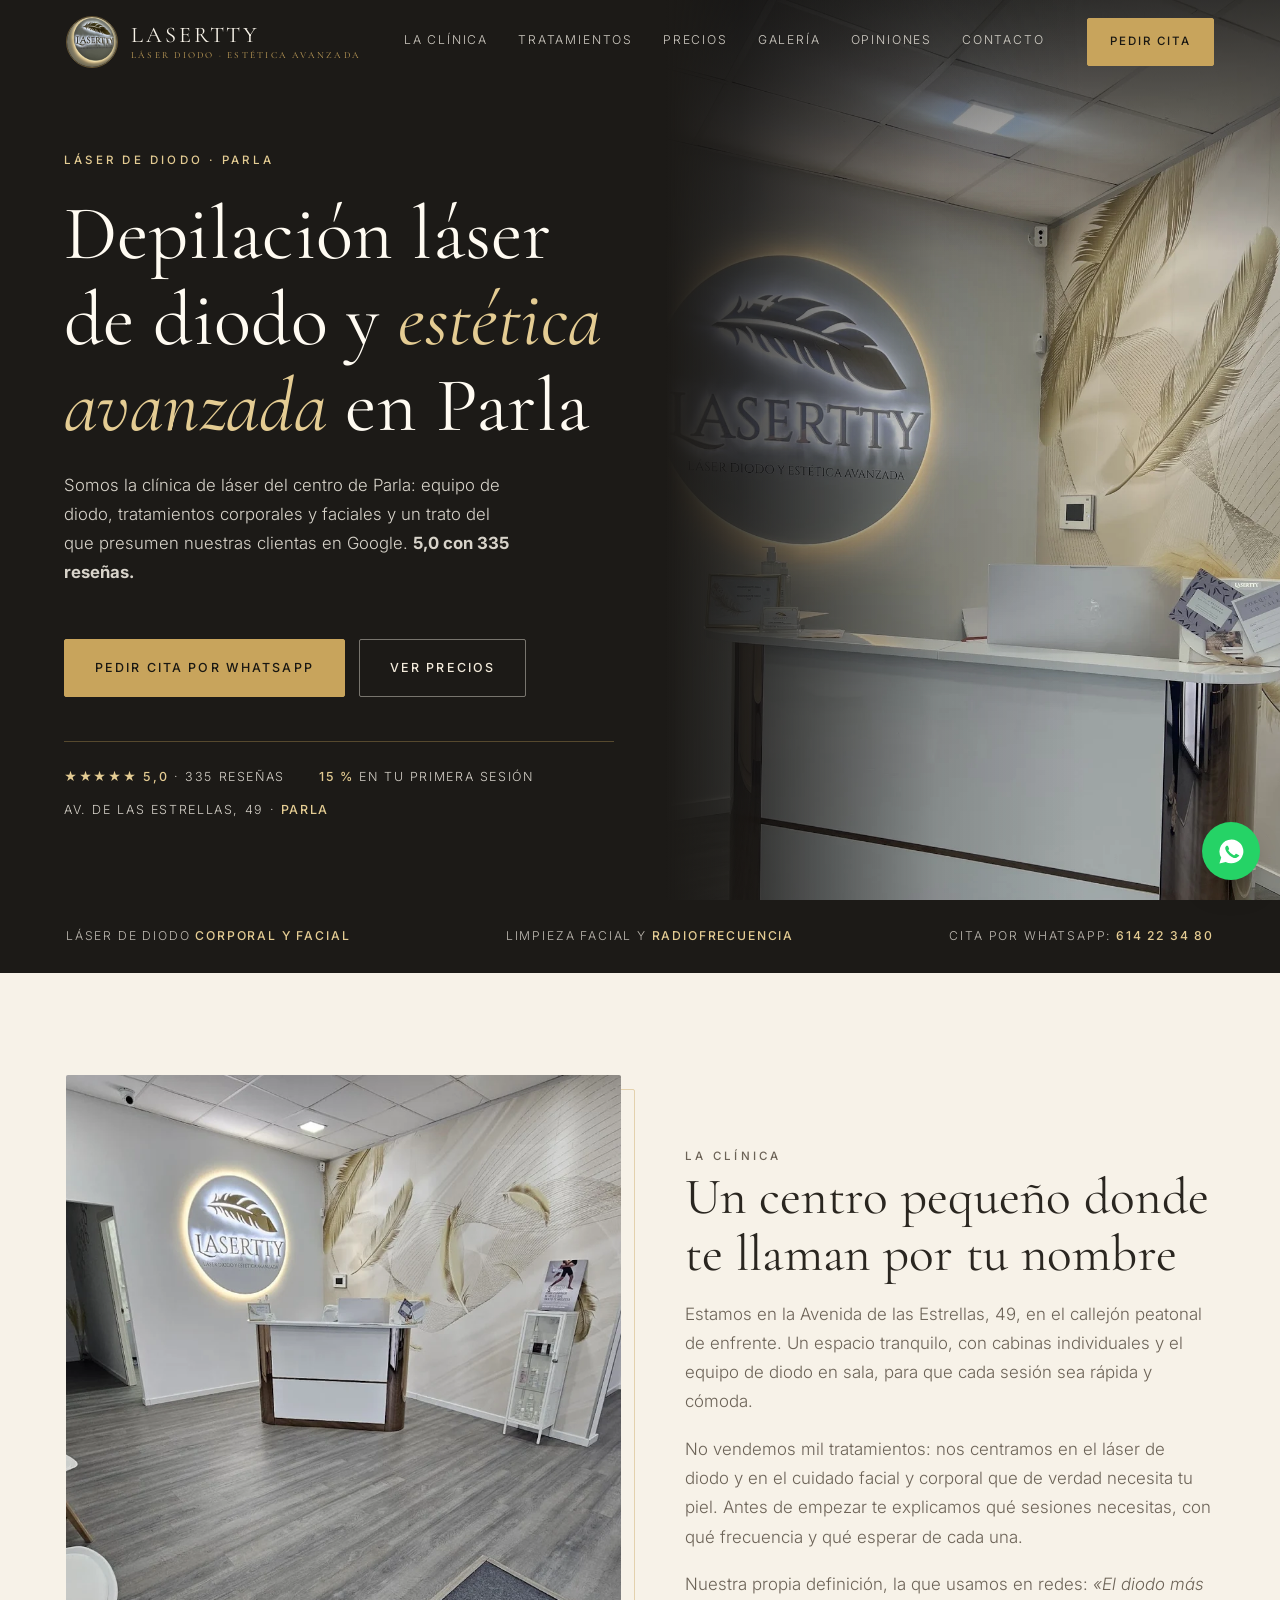
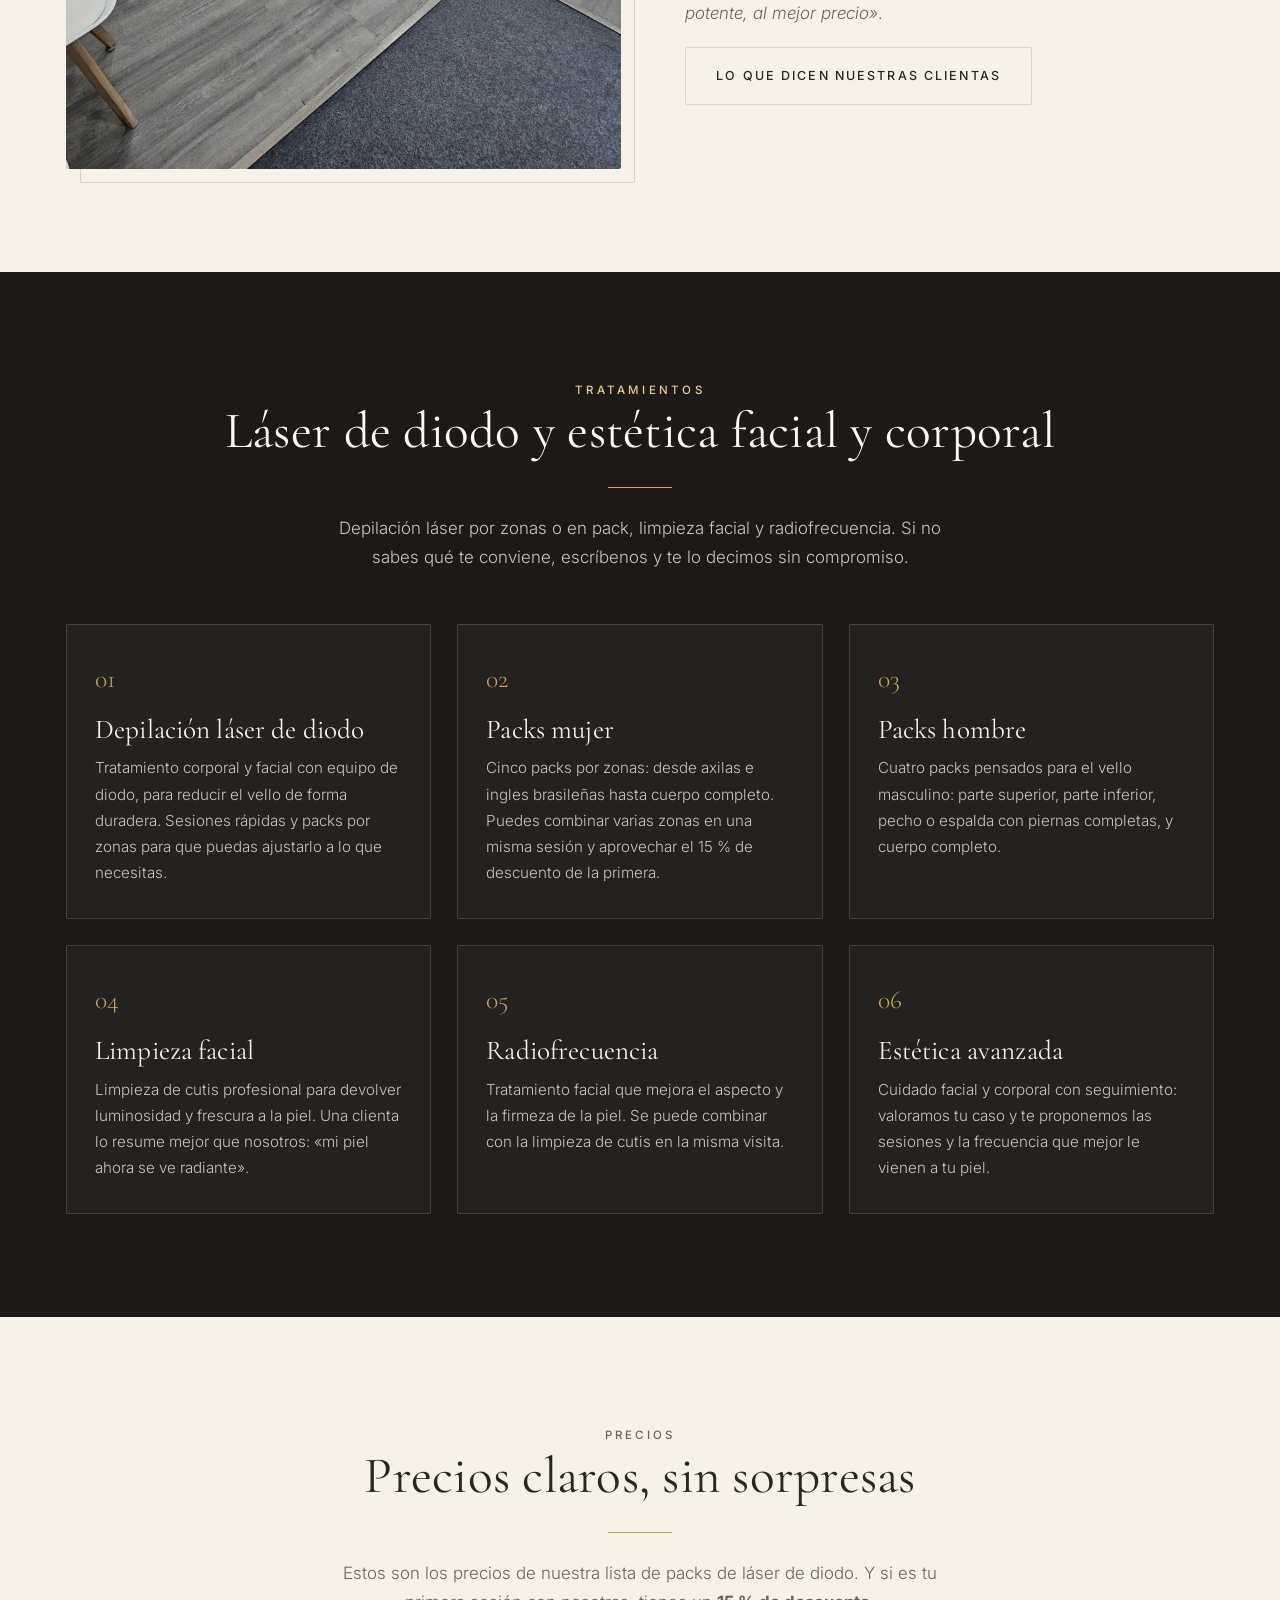
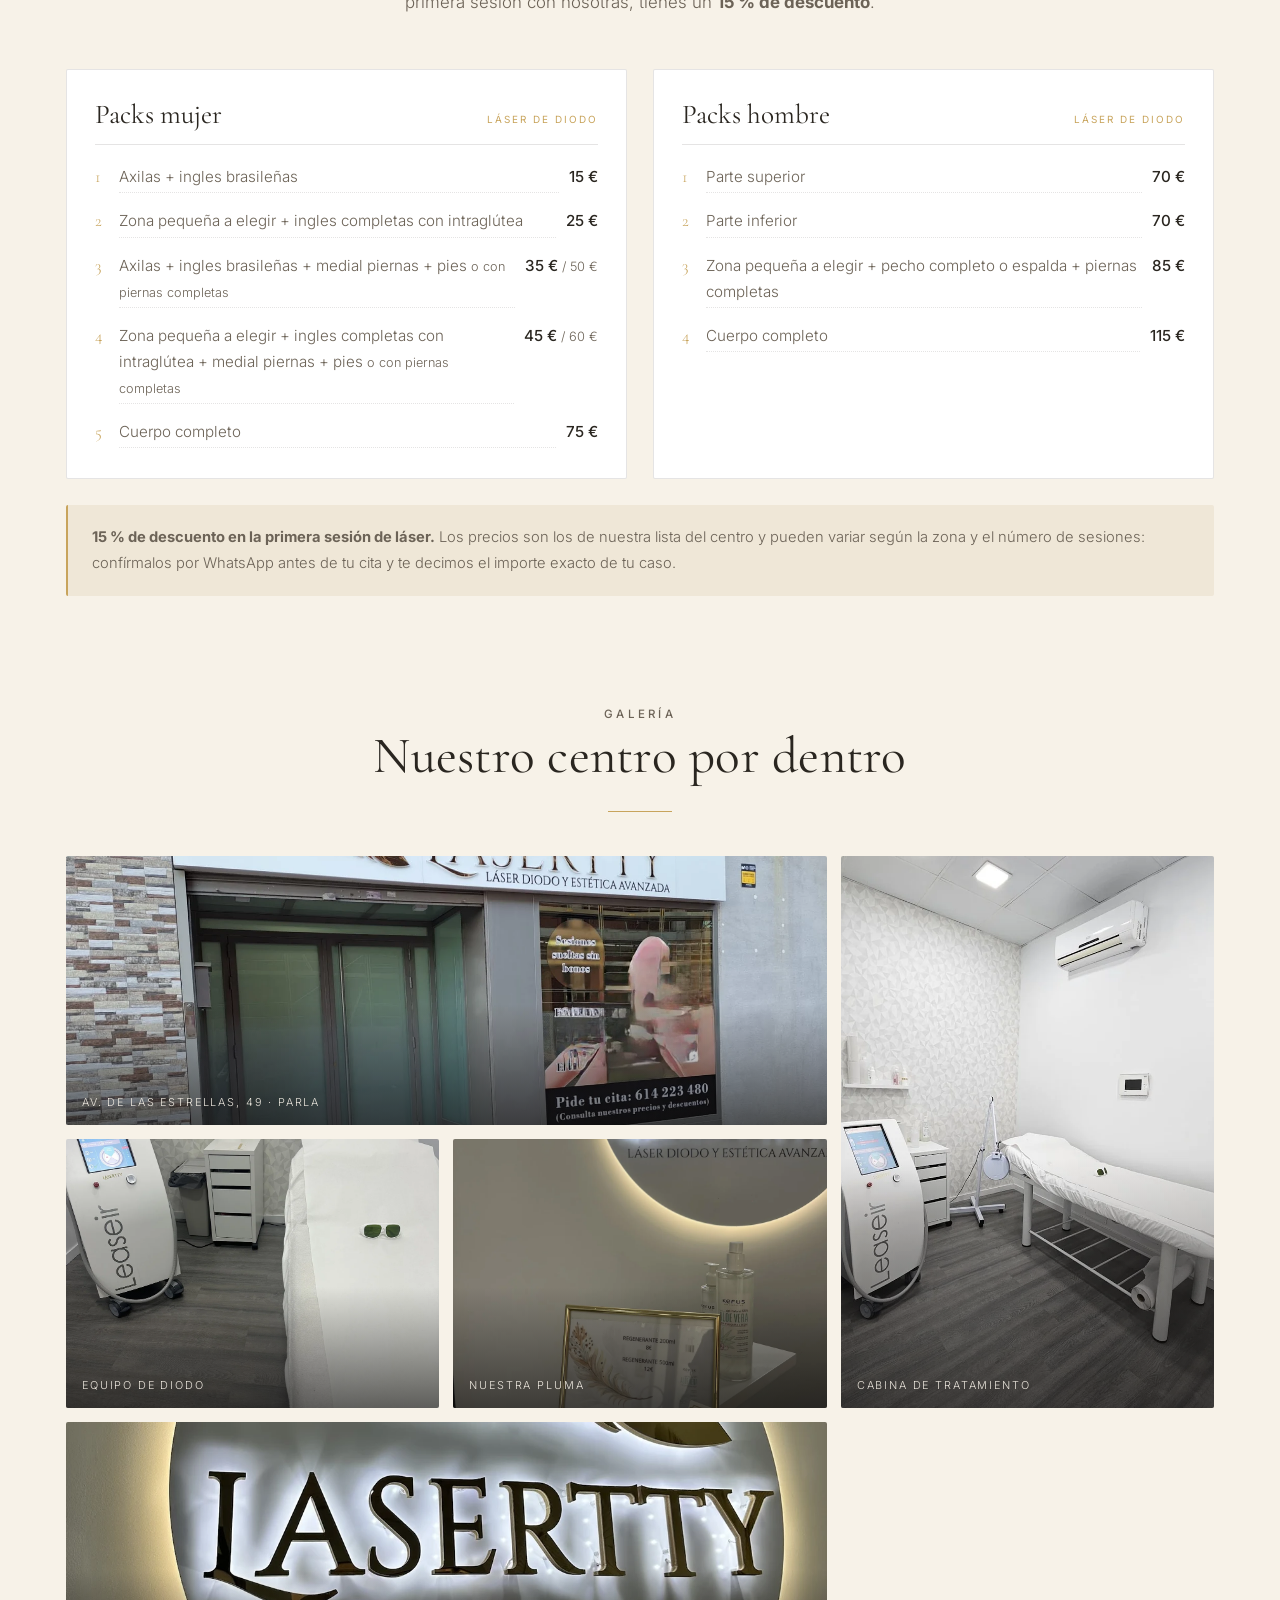
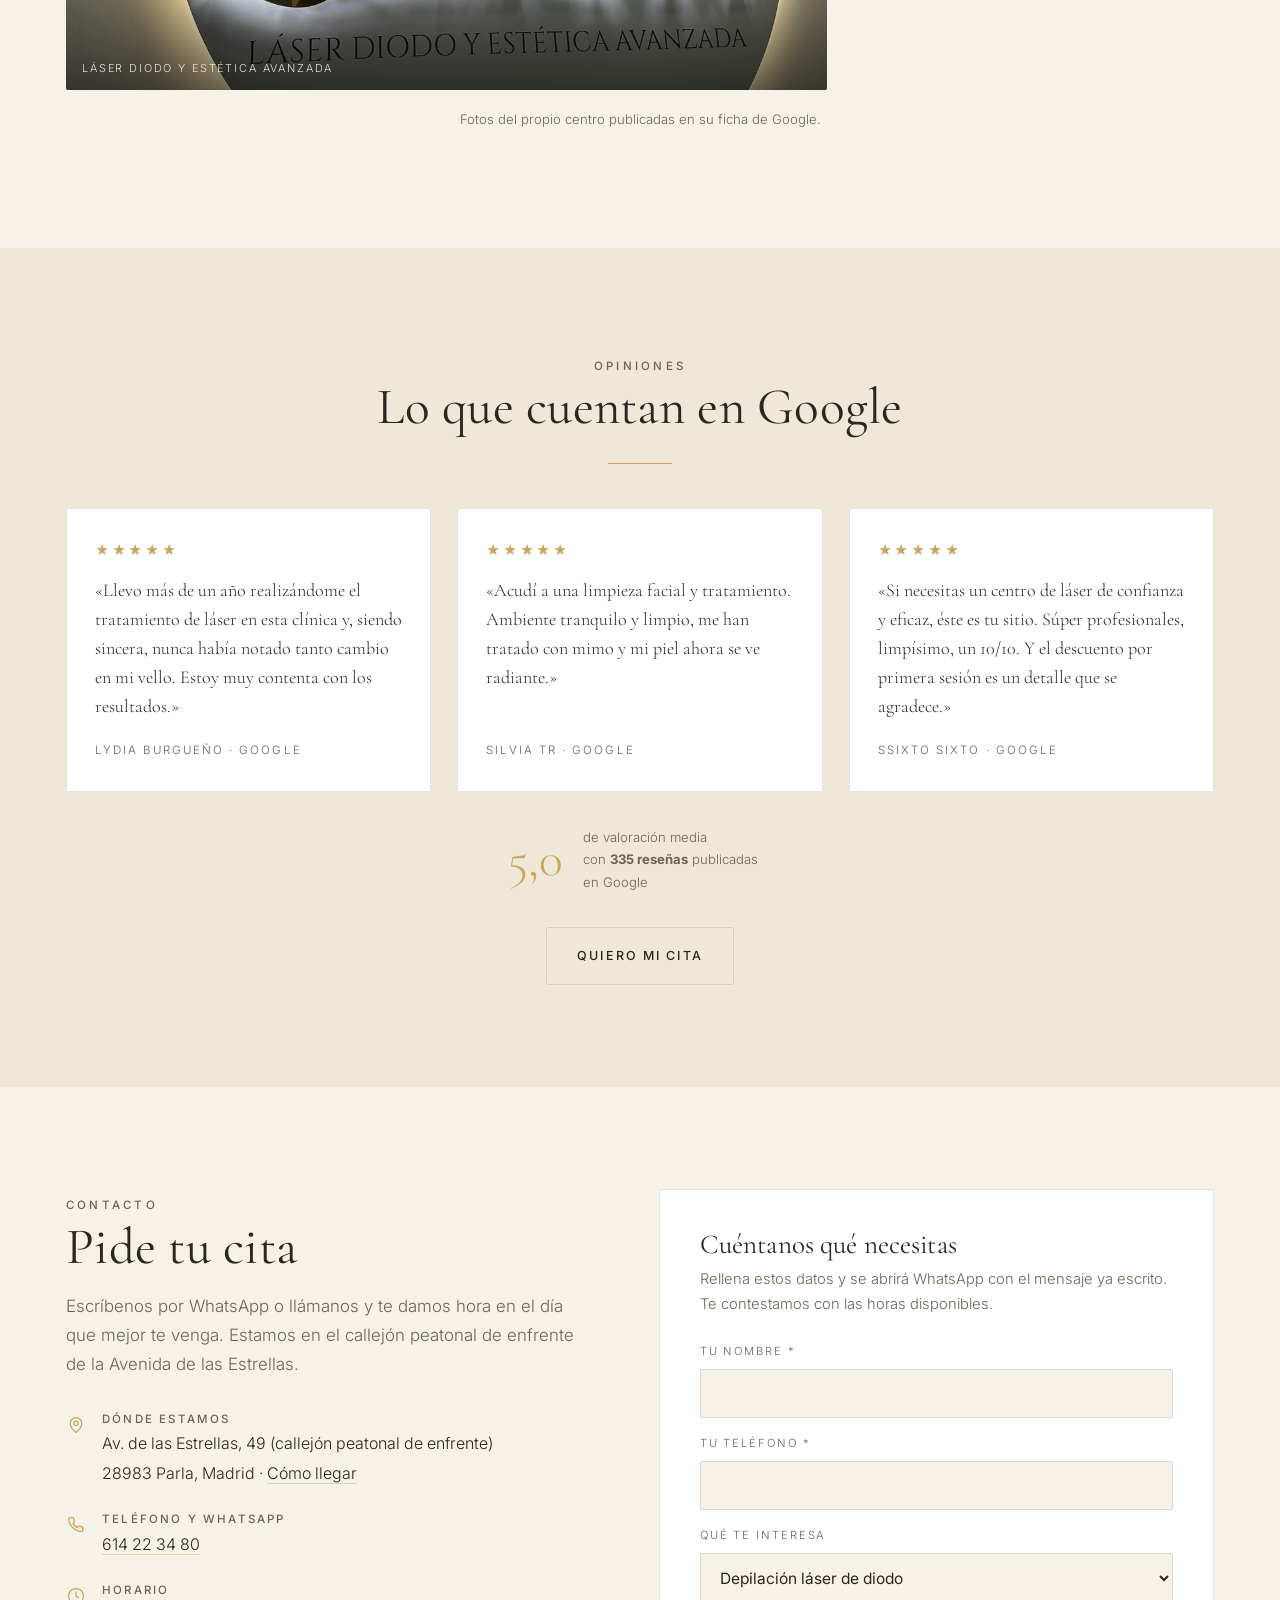
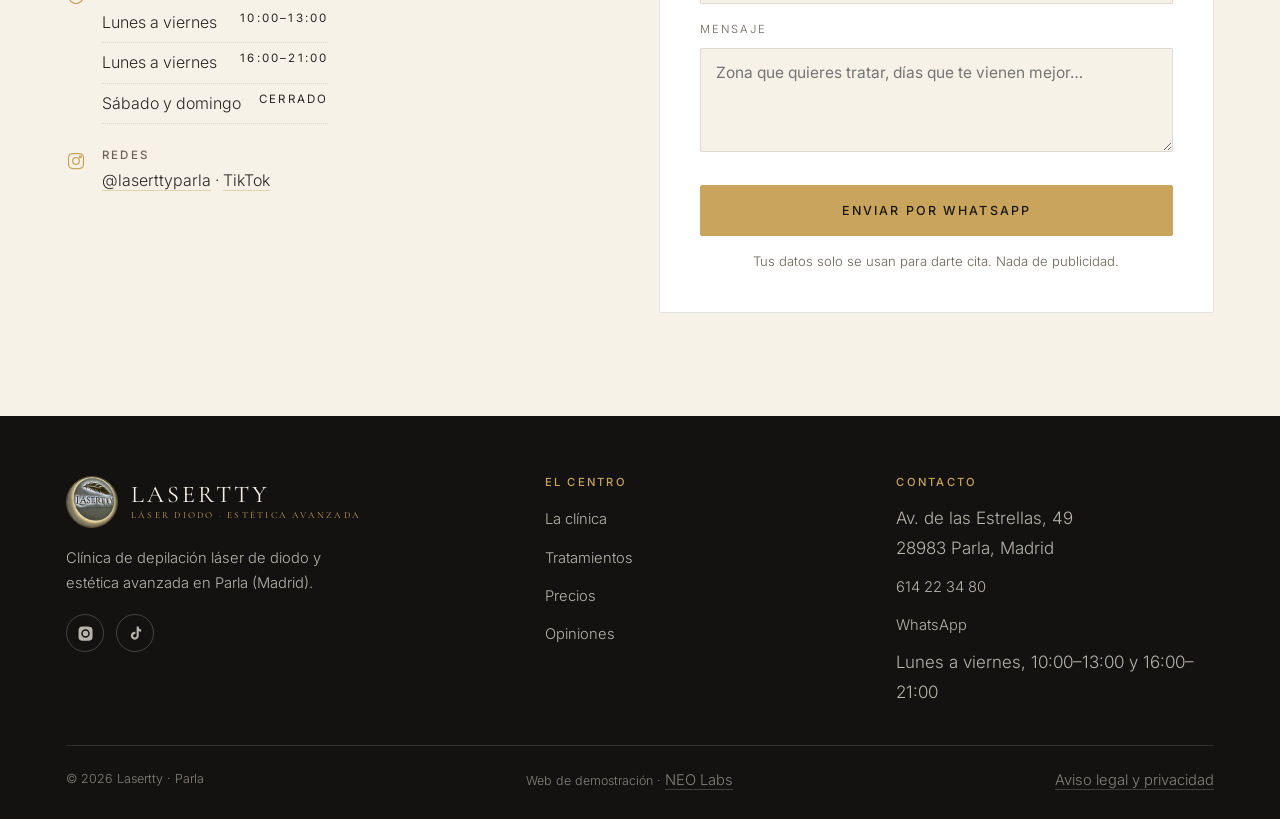
<file: index.html>
<!DOCTYPE html>
<html lang="es">
<head>
<meta charset="utf-8">
<meta name="viewport" content="width=device-width, initial-scale=1, maximum-scale=1, user-scalable=no, viewport-fit=cover">
<title>Lasertty — Depilación láser de diodo y estética avanzada en Parla</title>
<meta name="description" content="Clínica de láser de diodo y estética avanzada en Parla (Madrid). 5,0 en Google con 335 reseñas. 15 % en tu primera sesión de láser. Av. de las Estrellas, 49 — cita por WhatsApp: 614 22 34 80.">
<meta name="robots" content="index, follow">
<meta name="theme-color" content="#131211">
<meta property="og:type" content="website">
<meta property="og:title" content="Lasertty — Láser de diodo y estética avanzada en Parla">
<meta property="og:description" content="Depilación láser de diodo, limpieza facial y radiofrecuencia. 5,0 en Google con 335 reseñas y 15 % en tu primera sesión.">
<meta property="og:image" content="https://neolabs-clientes.github.io/lasertty/og.jpg">
<meta property="og:url" content="https://neolabs-clientes.github.io/lasertty/">
<meta property="og:locale" content="es_ES">
<link rel="icon" href="favicon.png">
<link rel="apple-touch-icon" href="apple-touch-icon.png">
<link rel="preconnect" href="https://fonts.googleapis.com">
<link rel="preconnect" href="https://fonts.gstatic.com" crossorigin>
<link href="https://fonts.googleapis.com/css2?family=Cormorant+Garamond:ital,wght@0,300;0,400;0,500;1,400&family=Inter:wght@300;400;500&display=swap" rel="stylesheet">
<link rel="stylesheet" href="assets/estilo.css">
<script type="application/ld+json">
{
  "@context":"https://schema.org",
  "@type":"BeautySalon",
  "name":"Lasertty",
  "alternateName":"Lasertty — Láser diodo y estética avanzada",
  "description":"Clínica de depilación láser de diodo y estética avanzada en Parla: tratamientos corporales y faciales, limpieza facial y radiofrecuencia.",
  "telephone":"+34614223480",
  "image":"https://neolabs-clientes.github.io/lasertty/og.jpg",
  "url":"https://neolabs-clientes.github.io/lasertty/",
  "address":{"@type":"PostalAddress","streetAddress":"Avenida de las Estrellas, 49","postalCode":"28983","addressLocality":"Parla","addressRegion":"Madrid","addressCountry":"ES"},
  "aggregateRating":{"@type":"AggregateRating","ratingValue":"5.0","reviewCount":"335","bestRating":"5"},
  "openingHoursSpecification":[
    {"@type":"OpeningHoursSpecification","dayOfWeek":["Monday","Tuesday","Wednesday","Thursday","Friday"],"opens":"10:00","closes":"13:00"},
    {"@type":"OpeningHoursSpecification","dayOfWeek":["Monday","Tuesday","Wednesday","Thursday","Friday"],"opens":"16:00","closes":"21:00"}
  ],
  "sameAs":["https://www.instagram.com/laserttyparla/","https://www.tiktok.com/@laserttyparla"],
  "priceRange":"15€ - 115€"
}
</script>
</head>
<body>

<header id="cab">
  <div class="wrap nav">
    <a class="marca" href="#inicio" aria-label="Lasertty, inicio">
      <img src="assets/img/logo.webp" alt="Logotipo de Lasertty: pluma dorada y nombre de la clínica" width="1200" height="1200">
      <b>LASERTTY<i>Láser diodo · Estética avanzada</i></b>
    </a>
    <nav class="menu" id="menu">
      <a href="#clinica">La clínica</a>
      <a href="#tratamientos">Tratamientos</a>
      <a href="#precios">Precios</a>
      <a href="#galeria">Galería</a>
      <a href="#opiniones">Opiniones</a>
      <a href="#contacto">Contacto</a>
    </nav>
    <a class="btn" href="https://wa.me/34614223480?text=Hola%2C%20quiero%20pedir%20cita%20en%20Lasertty" target="_blank" rel="noopener">Pedir cita</a>
    <button class="burger" id="burger" aria-label="Abrir menú" aria-expanded="false"><span></span><span></span><span></span></button>
  </div>
</header>

<main>

<!-- HERO -->
<section class="hero" id="inicio">
  <div class="texto">
    <span class="over">Láser de diodo · Parla</span>
    <h1>Depilación láser de diodo y <em>estética avanzada</em> en Parla</h1>
    <p class="sub">Somos la clínica de láser del centro de Parla: equipo de diodo, tratamientos corporales y faciales y un trato del que presumen nuestras clientas en Google. <strong>5,0 con 335 reseñas.</strong></p>
    <div class="acciones">
      <a class="btn" href="https://wa.me/34614223480?text=Hola%2C%20quiero%20pedir%20cita%20en%20Lasertty" target="_blank" rel="noopener">Pedir cita por WhatsApp</a>
      <a class="btn btn-claro" href="#precios">Ver precios</a>
    </div>
    <div class="ficha">
      <div><span class="estrellas">★★★★★</span> <b>5,0</b> · 335 reseñas</div>
      <div><b>15 %</b> en tu primera sesión</div>
      <div>Av. de las Estrellas, 49 · <b>Parla</b></div>
    </div>
  </div>
  <div class="foto">
    <picture>
      <source media="(max-width:760px)" srcset="assets/img/hero-movil.webp" width="1040" height="1280">
      <img src="assets/img/hero-foto.webp" alt="Recepción de Lasertty con el emblema circular iluminado y la pluma dorada en la pared" width="1200" height="1500" fetchpriority="high">
    </picture>
  </div>
</section>

<!-- FRANJA -->
<div class="franja">
  <div class="wrap">
    <span>Láser de diodo <b>corporal y facial</b></span>
    <span>Limpieza facial y <b>radiofrecuencia</b></span>
    <span>Cita por WhatsApp: <b>614 22 34 80</b></span>
  </div>
</div>

<!-- LA CLINICA -->
<section class="pad" id="clinica">
  <div class="wrap dos rev">
    <div class="marco">
      <img class="foto-alta" src="assets/img/clinica.webp" alt="Sala de espera y recepción de Lasertty, con el rótulo iluminado en la pared" width="1400" height="1050" loading="lazy">
    </div>
    <div>
      <span class="over os">La clínica</span>
      <h2>Un centro pequeño donde te llaman por tu nombre</h2>
      <p class="lead">Estamos en la Avenida de las Estrellas, 49, en el callejón peatonal de enfrente. Un espacio tranquilo, con cabinas individuales y el equipo de diodo en sala, para que cada sesión sea rápida y cómoda.</p>
      <p class="lead">No vendemos mil tratamientos: nos centramos en el láser de diodo y en el cuidado facial y corporal que de verdad necesita tu piel. Antes de empezar te explicamos qué sesiones necesitas, con qué frecuencia y qué esperar de cada una.</p>
      <p class="lead">Nuestra propia definición, la que usamos en redes: <em>«El diodo más potente, al mejor precio»</em>.</p>
      <a class="btn btn-linea" href="#opiniones">Lo que dicen nuestras clientas</a>
    </div>
  </div>
</section>

<!-- TRATAMIENTOS -->
<section class="pad osc" id="tratamientos">
  <div class="wrap">
    <div class="centro rev">
      <span class="over">Tratamientos</span>
      <h2>Láser de diodo y estética facial y corporal</h2>
      <div class="hilo"></div>
      <p class="lead">Depilación láser por zonas o en pack, limpieza facial y radiofrecuencia. Si no sabes qué te conviene, escríbenos y te lo decimos sin compromiso.</p>
    </div>
    <div class="tres rev" style="margin-top:52px">
      <article class="tarjeta">
        <span class="num">01</span>
        <h3>Depilación láser de diodo</h3>
        <p>Tratamiento corporal y facial con equipo de diodo, para reducir el vello de forma duradera. Sesiones rápidas y packs por zonas para que puedas ajustarlo a lo que necesitas.</p>
      </article>
      <article class="tarjeta">
        <span class="num">02</span>
        <h3>Packs mujer</h3>
        <p>Cinco packs por zonas: desde axilas e ingles brasileñas hasta cuerpo completo. Puedes combinar varias zonas en una misma sesión y aprovechar el 15 % de descuento de la primera.</p>
      </article>
      <article class="tarjeta">
        <span class="num">03</span>
        <h3>Packs hombre</h3>
        <p>Cuatro packs pensados para el vello masculino: parte superior, parte inferior, pecho o espalda con piernas completas, y cuerpo completo.</p>
      </article>
      <article class="tarjeta">
        <span class="num">04</span>
        <h3>Limpieza facial</h3>
        <p>Limpieza de cutis profesional para devolver luminosidad y frescura a la piel. Una clienta lo resume mejor que nosotros: «mi piel ahora se ve radiante».</p>
      </article>
      <article class="tarjeta">
        <span class="num">05</span>
        <h3>Radiofrecuencia</h3>
        <p>Tratamiento facial que mejora el aspecto y la firmeza de la piel. Se puede combinar con la limpieza de cutis en la misma visita.</p>
      </article>
      <article class="tarjeta">
        <span class="num">06</span>
        <h3>Estética avanzada</h3>
        <p>Cuidado facial y corporal con seguimiento: valoramos tu caso y te proponemos las sesiones y la frecuencia que mejor le vienen a tu piel.</p>
      </article>
    </div>
  </div>
</section>

<!-- PRECIOS -->
<section class="pad" id="precios">
  <div class="wrap">
    <div class="centro rev">
      <span class="over os">Precios</span>
      <h2>Precios claros, sin sorpresas</h2>
      <div class="hilo"></div>
      <p class="lead">Estos son los precios de nuestra lista de packs de láser de diodo. Y si es tu primera sesión con nosotras, tienes un <strong>15 % de descuento</strong>.</p>
    </div>
    <div class="pre-grid rev" style="margin-top:52px">
      <div class="lista">
        <h3>Packs mujer <small>Láser de diodo</small></h3>
        <ul>
          <li><span class="n">1</span><span class="t">Axilas + ingles brasileñas</span><span class="p">15 €</span></li>
          <li><span class="n">2</span><span class="t">Zona pequeña a elegir + ingles completas con intraglútea</span><span class="p">25 €</span></li>
          <li><span class="n">3</span><span class="t">Axilas + ingles brasileñas + medial piernas + pies <small>o con piernas completas</small></span><span class="p">35 € <small>/ 50 €</small></span></li>
          <li><span class="n">4</span><span class="t">Zona pequeña a elegir + ingles completas con intraglútea + medial piernas + pies <small>o con piernas completas</small></span><span class="p">45 € <small>/ 60 €</small></span></li>
          <li><span class="n">5</span><span class="t">Cuerpo completo</span><span class="p">75 €</span></li>
        </ul>
      </div>
      <div class="lista">
        <h3>Packs hombre <small>Láser de diodo</small></h3>
        <ul>
          <li><span class="n">1</span><span class="t">Parte superior</span><span class="p">70 €</span></li>
          <li><span class="n">2</span><span class="t">Parte inferior</span><span class="p">70 €</span></li>
          <li><span class="n">3</span><span class="t">Zona pequeña a elegir + pecho completo o espalda + piernas completas</span><span class="p">85 €</span></li>
          <li><span class="n">4</span><span class="t">Cuerpo completo</span><span class="p">115 €</span></li>
        </ul>
      </div>
    </div>
    <div class="aviso rev">
      <p><strong>15 % de descuento en la primera sesión de láser.</strong> Los precios son los de nuestra lista del centro y pueden variar según la zona y el número de sesiones: confírmalos por WhatsApp antes de tu cita y te decimos el importe exacto de tu caso.</p>
    </div>
  </div>
</section>

<!-- GALERIA -->
<section class="pad" id="galeria" style="padding-top:0">
  <div class="wrap">
    <div class="centro rev">
      <span class="over os">Galería</span>
      <h2>Nuestro centro por dentro</h2>
      <div class="hilo"></div>
    </div>
    <div class="gal rev" style="margin-top:44px">
      <figure class="ancha">
        <img src="assets/img/fachada.webp" alt="Fachada de Lasertty con el rótulo de láser diodo y estética avanzada" width="1500" height="844" loading="lazy">
        <figcaption>Av. de las Estrellas, 49 · Parla</figcaption>
      </figure>
      <figure class="alta">
        <img src="assets/img/tratamiento.webp" alt="Cabina de tratamiento con camilla y equipo de láser de diodo" width="1400" height="1050" loading="lazy">
        <figcaption>Cabina de tratamiento</figcaption>
      </figure>
      <figure>
        <img src="assets/img/equipo.webp" alt="Equipo de láser de diodo con pantalla en la cabina del centro" width="1200" height="1440" loading="lazy">
        <figcaption>Equipo de diodo</figcaption>
      </figure>
      <figure>
        <img src="assets/img/detalle.webp" alt="Detalle de la decoración interior del centro con el emblema de la pluma" width="1120" height="1190" loading="lazy">
        <figcaption>Nuestra pluma</figcaption>
      </figure>
      <figure class="ancha">
        <img src="assets/img/logo.webp" alt="Emblema circular de Lasertty iluminado: pluma dorada, nombre y láser diodo y estética avanzada" width="1200" height="1200" loading="lazy">
        <figcaption>Láser diodo y estética avanzada</figcaption>
      </figure>
    </div>
    <p class="nota-form" style="margin-top:18px;font-size:.82rem;color:var(--gris);text-align:center">Fotos del propio centro publicadas en su ficha de Google.</p>
  </div>
</section>

<!-- OPINIONES -->
<section class="pad" id="opiniones" style="background:var(--crema)">
  <div class="wrap">
    <div class="centro rev">
      <span class="over os">Opiniones</span>
      <h2>Lo que cuentan en Google</h2>
      <div class="hilo"></div>
    </div>
    <div class="opiniones rev">
      <article class="opinion">
        <div class="estrellas">★★★★★</div>
        <blockquote>«Llevo más de un año realizándome el tratamiento de láser en esta clínica y, siendo sincera, nunca había notado tanto cambio en mi vello. Estoy muy contenta con los resultados.»</blockquote>
        <span class="quien">Lydia Burgueño · Google</span>
      </article>
      <article class="opinion">
        <div class="estrellas">★★★★★</div>
        <blockquote>«Acudí a una limpieza facial y tratamiento. Ambiente tranquilo y limpio, me han tratado con mimo y mi piel ahora se ve radiante.»</blockquote>
        <span class="quien">Silvia TR · Google</span>
      </article>
      <article class="opinion">
        <div class="estrellas">★★★★★</div>
        <blockquote>«Si necesitas un centro de láser de confianza y eficaz, éste es tu sitio. Súper profesionales, limpísimo, un 10/10. Y el descuento por primera sesión es un detalle que se agradece.»</blockquote>
        <span class="quien">Ssixto Sixto · Google</span>
      </article>
    </div>
    <div class="nota rev">
      <span class="n">5,0</span>
      <span>de valoración media<br>con <strong>335 reseñas</strong> publicadas en Google</span>
    </div>
    <div class="centro" style="margin-top:34px">
      <a class="btn btn-linea" href="https://wa.me/34614223480?text=Hola%2C%20quiero%20pedir%20cita%20en%20Lasertty" target="_blank" rel="noopener">Quiero mi cita</a>
    </div>
  </div>
</section>

<!-- CONTACTO -->
<section class="pad" id="contacto">
  <div class="wrap contacto">
    <div class="rev">
      <span class="over os">Contacto</span>
      <h2>Pide tu cita</h2>
      <p class="lead">Escríbenos por WhatsApp o llámanos y te damos hora en el día que mejor te venga. Estamos en el callejón peatonal de enfrente de la Avenida de las Estrellas.</p>
      <div class="datos">
        <div class="dato">
          <svg viewBox="0 0 24 24" aria-hidden="true"><path d="M12 21s7-5.6 7-11a7 7 0 1 0-14 0c0 5.4 7 11 7 11z"/><circle cx="12" cy="10" r="2.6"/></svg>
          <div><b>Dónde estamos</b><span>Av. de las Estrellas, 49 (callejón peatonal de enfrente)<br>28983 Parla, Madrid · <a href="https://maps.google.com/?cid=16170370780184438927" target="_blank" rel="noopener">Cómo llegar</a></span></div>
        </div>
        <div class="dato">
          <svg viewBox="0 0 24 24" aria-hidden="true"><path d="M20 15.4v2.9a1.7 1.7 0 0 1-1.9 1.7 16.8 16.8 0 0 1-7.3-2.6 16.5 16.5 0 0 1-5.1-5.1A16.8 16.8 0 0 1 3.1 5a1.7 1.7 0 0 1 1.7-1.9h2.9a1.7 1.7 0 0 1 1.7 1.5c.1.9.3 1.7.6 2.5a1.7 1.7 0 0 1-.4 1.8l-1.2 1.2a13.6 13.6 0 0 0 5.1 5.1l1.2-1.2a1.7 1.7 0 0 1 1.8-.4c.8.3 1.6.5 2.5.6a1.7 1.7 0 0 1 1.5 1.7z"/></svg>
          <div><b>Teléfono y WhatsApp</b><span><a href="tel:+34614223480">614 22 34 80</a></span></div>
        </div>
        <div class="dato">
          <svg viewBox="0 0 24 24" aria-hidden="true"><circle cx="12" cy="12" r="9"/><path d="M12 7v5.2l3.4 2"/></svg>
          <div>
            <b>Horario</b>
            <ul class="horario">
              <li><span>Lunes a viernes</span><b>10:00–13:00</b></li>
              <li><span>Lunes a viernes</span><b>16:00–21:00</b></li>
              <li><span>Sábado y domingo</span><b>Cerrado</b></li>
            </ul>
          </div>
        </div>
        <div class="dato">
          <svg viewBox="0 0 24 24" aria-hidden="true"><rect x="3" y="3" width="18" height="18" rx="5"/><circle cx="12" cy="12" r="4"/><circle cx="17.2" cy="6.8" r="1.1"/></svg>
          <div><b>Redes</b><span><a href="https://www.instagram.com/laserttyparla/" target="_blank" rel="noopener">@laserttyparla</a> · <a href="https://www.tiktok.com/@laserttyparla" target="_blank" rel="noopener">TikTok</a></span></div>
        </div>
      </div>
    </div>

    <form class="form rev" id="formCita" novalidate>
      <h3 style="margin-bottom:6px">Cuéntanos qué necesitas</h3>
      <p style="font-size:.92rem;color:var(--gris);margin-bottom:24px">Rellena estos datos y se abrirá WhatsApp con el mensaje ya escrito. Te contestamos con las horas disponibles.</p>
      <div class="campo">
        <label for="nombre">Tu nombre *</label>
        <input type="text" id="nombre" required autocomplete="name">
      </div>
      <div class="campo">
        <label for="telefono">Tu teléfono *</label>
        <input type="tel" id="telefono" required autocomplete="tel">
      </div>
      <div class="campo">
        <label for="servicio">Qué te interesa</label>
        <select id="servicio">
          <option>Depilación láser de diodo</option>
          <option>Pack mujer</option>
          <option>Pack hombre</option>
          <option>Limpieza facial</option>
          <option>Radiofrecuencia</option>
          <option>No lo sé, quiero asesoramiento</option>
        </select>
      </div>
      <div class="campo">
        <label for="mensaje">Mensaje</label>
        <textarea id="mensaje" placeholder="Zona que quieres tratar, días que te vienen mejor…"></textarea>
      </div>
      <button class="btn" type="submit">Enviar por WhatsApp</button>
      <p class="nota-form">Tus datos solo se usan para darte cita. Nada de publicidad.</p>
    </form>
  </div>
</section>

</main>

<footer class="pie">
  <div class="wrap">
    <div class="arriba">
      <div>
        <a class="marca" href="#inicio">
          <img src="assets/img/logo.webp" alt="Lasertty" width="1200" height="1200" loading="lazy">
          <b>LASERTTY<i>Láser diodo · Estética avanzada</i></b>
        </a>
        <p style="margin-top:18px;max-width:34ch;font-size:.92rem">Clínica de depilación láser de diodo y estética avanzada en Parla (Madrid).</p>
        <div class="social">
          <a href="https://www.instagram.com/laserttyparla/" target="_blank" rel="noopener" aria-label="Instagram de Lasertty">
            <svg viewBox="0 0 24 24" aria-hidden="true"><path d="M12 2.2c3.2 0 3.6 0 4.9.1 1.2.1 1.8.3 2.2.5.6.2 1 .5 1.4.9.4.4.7.8.9 1.4.2.4.4 1 .5 2.2.1 1.3.1 1.7.1 4.9s0 3.6-.1 4.9c-.1 1.2-.3 1.8-.5 2.2-.2.6-.5 1-.9 1.4-.4.4-.8.7-1.4.9-.4.2-1 .4-2.2.5-1.3.1-1.7.1-4.9.1s-3.6 0-4.9-.1c-1.2-.1-1.8-.3-2.2-.5a3.9 3.9 0 0 1-1.4-.9 3.9 3.9 0 0 1-.9-1.4c-.2-.4-.4-1-.5-2.2C2.2 15.6 2.2 15.2 2.2 12s0-3.6.1-4.9c.1-1.2.3-1.8.5-2.2.2-.6.5-1 .9-1.4.4-.4.8-.7 1.4-.9.4-.2 1-.4 2.2-.5C8.4 2.2 8.8 2.2 12 2.2zm0 3.8a6 6 0 1 0 0 12 6 6 0 0 0 0-12zm0 9.9a3.9 3.9 0 1 1 0-7.8 3.9 3.9 0 0 1 0 7.8zm6.2-10.1a1.4 1.4 0 1 1-2.8 0 1.4 1.4 0 0 1 2.8 0z"/></svg>
          </a>
          <a href="https://www.tiktok.com/@laserttyparla" target="_blank" rel="noopener" aria-label="TikTok de Lasertty">
            <svg viewBox="0 0 24 24" aria-hidden="true"><path d="M16.6 2h-3v13.1a2.5 2.5 0 1 1-2.5-2.5c.3 0 .5 0 .7.1V9.6a5.6 5.6 0 1 0 4.8 5.5V8.4a6 6 0 0 0 3.4 1.1V6.4a3.4 3.4 0 0 1-3.4-3.4V2z"/></svg>
          </a>
        </div>
      </div>
      <div>
        <h4>El centro</h4>
        <ul>
          <li><a href="#clinica">La clínica</a></li>
          <li><a href="#tratamientos">Tratamientos</a></li>
          <li><a href="#precios">Precios</a></li>
          <li><a href="#opiniones">Opiniones</a></li>
        </ul>
      </div>
      <div>
        <h4>Contacto</h4>
        <ul>
          <li>Av. de las Estrellas, 49<br>28983 Parla, Madrid</li>
          <li><a href="tel:+34614223480">614 22 34 80</a></li>
          <li><a href="https://wa.me/34614223480" target="_blank" rel="noopener">WhatsApp</a></li>
          <li>Lunes a viernes, 10:00–13:00 y 16:00–21:00</li>
        </ul>
      </div>
    </div>
    <div class="pie-abajo">
      <span>© <span id="ano">2026</span> Lasertty · Parla</span>
      <span>Web de demostración · <a href="https://neolabs.me" target="_blank" rel="noopener">NEO Labs</a></span>
      <span><a href="legal.html">Aviso legal y privacidad</a></span>
    </div>
  </div>
</footer>

<a class="flota" href="https://wa.me/34614223480?text=Hola%2C%20quiero%20pedir%20cita%20en%20Lasertty" target="_blank" rel="noopener" aria-label="Escribir por WhatsApp">
  <svg viewBox="0 0 24 24" aria-hidden="true"><path d="M12 2a9.9 9.9 0 0 0-8.5 15L2 22l5.2-1.4A9.9 9.9 0 1 0 12 2zm5.7 14c-.2.7-1.4 1.3-2 1.4-.5.1-1.1.1-1.8-.1a12.5 12.5 0 0 1-6.3-5.5c-.5-.8-.8-1.7-.8-2.6 0-.9.5-1.4.7-1.6.2-.2.4-.3.6-.3h.5c.2 0 .4 0 .6.4l.8 2c.1.2 0 .4-.1.5l-.4.5c-.1.2-.3.3-.1.5a10 10 0 0 0 4.5 3.9c.3.1.4.1.6-.1l.9-1c.2-.2.3-.2.5-.1l2 .9c.2.1.4.2.4.3.1.3.1.6-.1 1.1z"/></svg>
</a>

<script>
(function(){
  var cab=document.getElementById('cab');
  var alScroll=function(){ cab.classList.toggle('solida', window.scrollY>60); };
  alScroll(); addEventListener('scroll',alScroll,{passive:true});

  var burger=document.getElementById('burger'), menu=document.getElementById('menu');
  burger.addEventListener('click',function(){
    var abierto=menu.classList.toggle('abierto');
    burger.setAttribute('aria-expanded',abierto?'true':'false');
  });
  menu.querySelectorAll('a').forEach(function(a){
    a.addEventListener('click',function(){ menu.classList.remove('abierto'); burger.setAttribute('aria-expanded','false'); });
  });

  var rev=document.querySelectorAll('.rev');
  if('IntersectionObserver' in window){
    var io=new IntersectionObserver(function(es){
      es.forEach(function(e){ if(e.isIntersecting){ e.target.classList.add('visto'); io.unobserve(e.target); } });
    },{threshold:.12,rootMargin:'0px 0px -40px 0px'});
    rev.forEach(function(el){ io.observe(el); });
  } else { rev.forEach(function(el){ el.classList.add('visto'); }); }

  document.getElementById('formCita').addEventListener('submit',function(ev){
    ev.preventDefault();
    var n=document.getElementById('nombre').value.trim();
    var t=document.getElementById('telefono').value.trim();
    var s=document.getElementById('servicio').value;
    var m=document.getElementById('mensaje').value.trim();
    if(!n){ alert('Por favor, escribe tu nombre.'); document.getElementById('nombre').focus(); return; }
    if(!t){ alert('Por favor, escribe tu teléfono.'); document.getElementById('telefono').focus(); return; }
    var texto='Hola, soy '+n+'. Mi teléfono: '+t+'. Me interesa: '+s+'. '+(m||'Quiero pedir cita.');
    window.open('https://wa.me/34614223480?text='+encodeURIComponent(texto),'_blank');
  });

  document.getElementById('ano').textContent=new Date().getFullYear();
})();
</script>
</body>
</html>
</file>
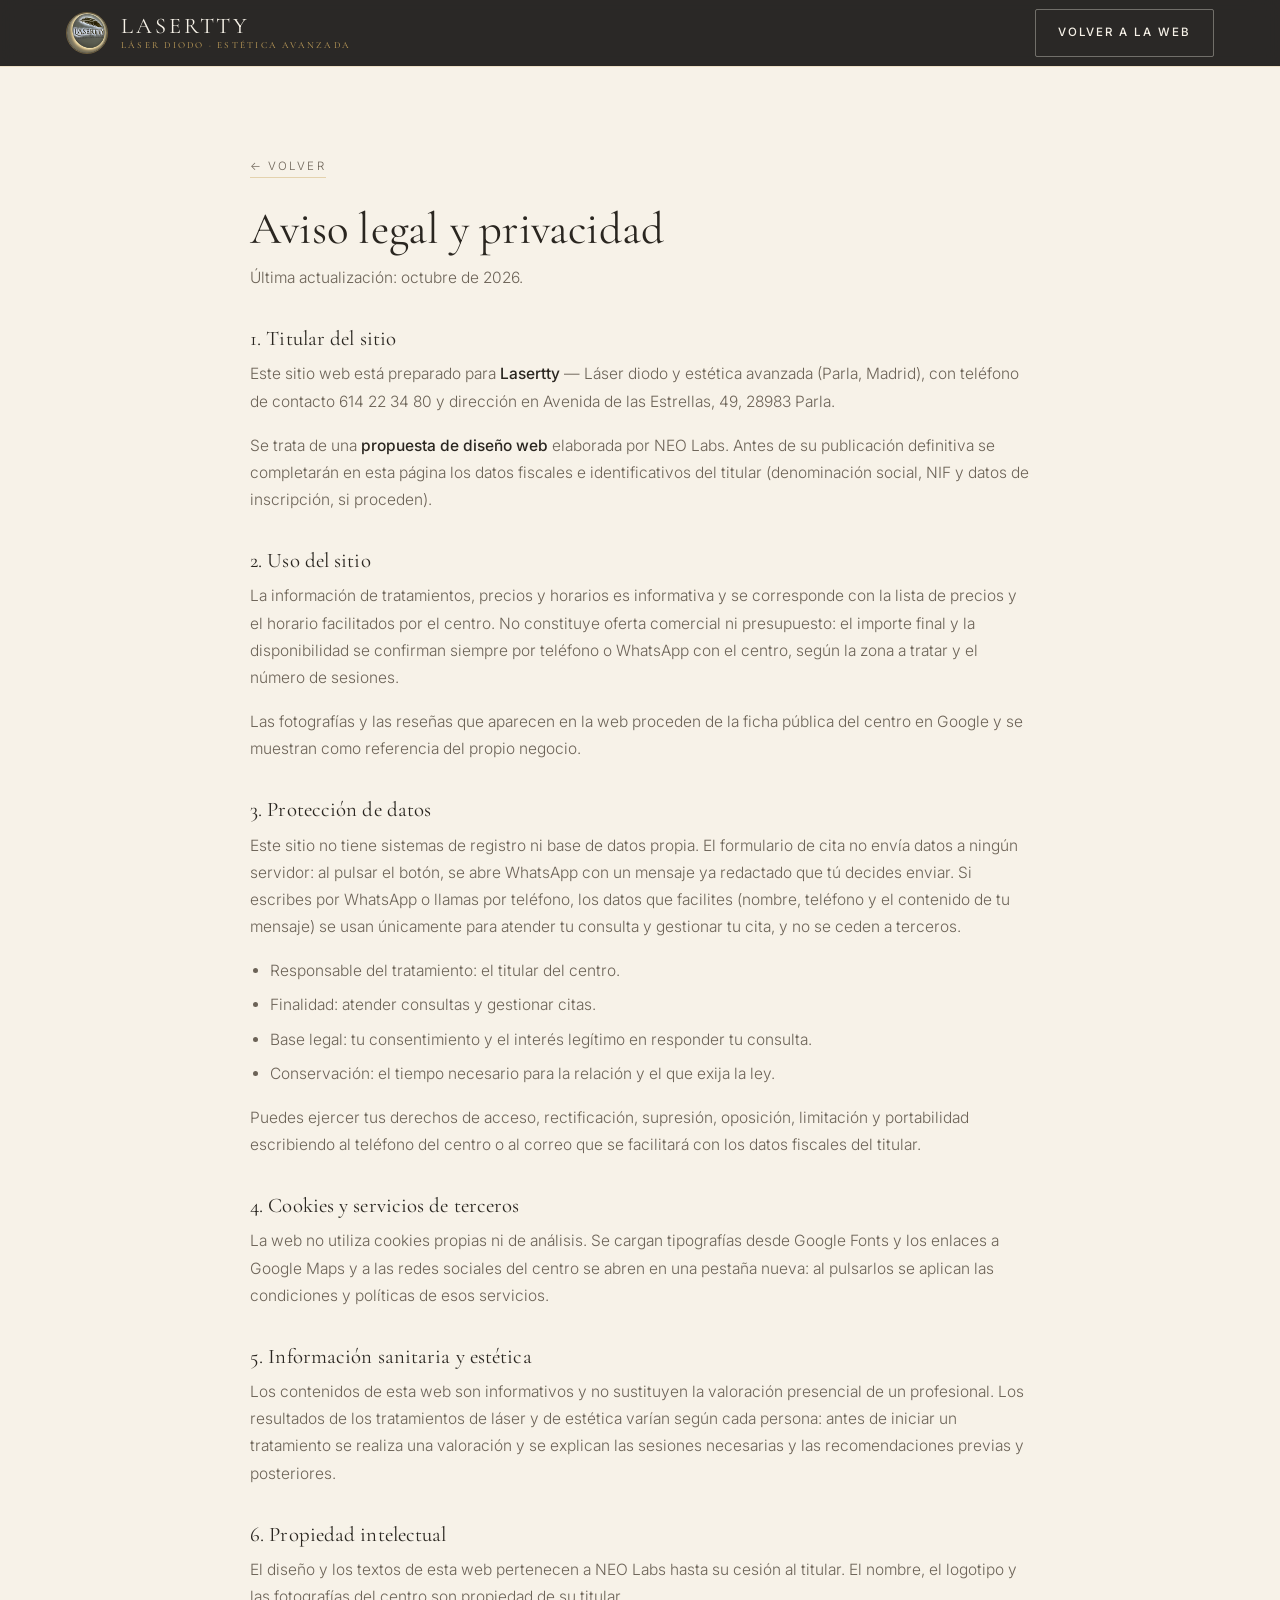
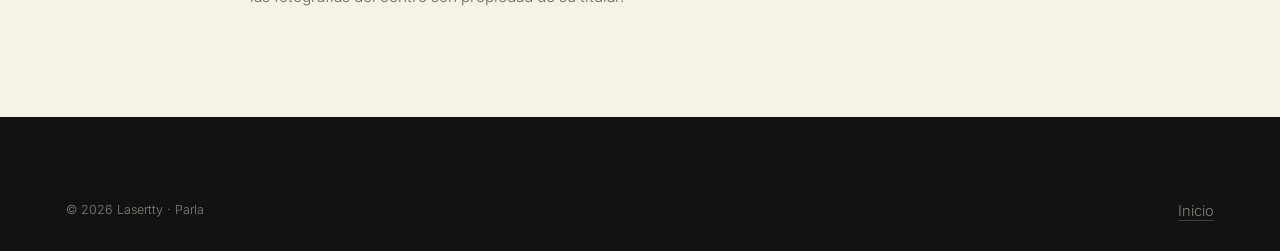
<file: legal.html>
<!DOCTYPE html>
<html lang="es">
<head>
<meta charset="utf-8">
<meta name="viewport" content="width=device-width, initial-scale=1, maximum-scale=1, user-scalable=no, viewport-fit=cover">
<title>Aviso legal y privacidad — Lasertty</title>
<meta name="robots" content="noindex, follow">
<link rel="preconnect" href="https://fonts.googleapis.com">
<link rel="preconnect" href="https://fonts.gstatic.com" crossorigin>
<link href="https://fonts.googleapis.com/css2?family=Cormorant+Garamond:wght@400;500&family=Inter:wght@300;400;500&display=swap" rel="stylesheet">
<link rel="icon" href="favicon.png">
<link rel="stylesheet" href="assets/estilo.css">
<style>
  body{background:var(--marfil)}
  .legal{max-width:780px;margin:0 auto;padding:150px 0 90px}
  .legal h1{font-size:clamp(2rem,3.6vw,2.8rem);margin-bottom:10px}
  .legal h2{font-size:1.3rem;margin:36px 0 10px}
  .legal p,.legal li{font-size:.97rem;line-height:1.75;color:var(--gris)}
  .legal ul{padding-left:20px;display:grid;gap:7px;margin-top:10px}
  .legal a{color:var(--texto);border-bottom:1px solid var(--linea-oro)}
  .legal .volver{display:inline-block;margin-bottom:26px;font-size:.72rem;letter-spacing:.18em;text-transform:uppercase;color:var(--gris)}
  .legal strong{color:var(--texto);font-weight:500}
</style>
</head>
<body>
<header id="cab" class="solida">
  <div class="wrap nav">
    <a class="marca" href="index.html">
      <img src="assets/img/logo.webp" alt="Lasertty" width="1200" height="1200">
      <b>LASERTTY<i>Láser diodo · Estética avanzada</i></b>
    </a>
    <a class="btn btn-linea" href="index.html" style="color:var(--marfil);border-color:rgba(247,242,232,.35)">Volver a la web</a>
  </div>
</header>

<main class="wrap legal">
  <a class="volver" href="index.html">&#8592; Volver</a>
  <h1>Aviso legal y privacidad</h1>
  <p>Última actualización: octubre de 2026.</p>

  <h2>1. Titular del sitio</h2>
  <p>Este sitio web está preparado para <strong>Lasertty</strong> — Láser diodo y estética avanzada (Parla, Madrid), con teléfono de contacto 614 22 34 80 y dirección en Avenida de las Estrellas, 49, 28983 Parla.</p>
  <p>Se trata de una <strong>propuesta de diseño web</strong> elaborada por NEO Labs. Antes de su publicación definitiva se completarán en esta página los datos fiscales e identificativos del titular (denominación social, NIF y datos de inscripción, si proceden).</p>

  <h2>2. Uso del sitio</h2>
  <p>La información de tratamientos, precios y horarios es informativa y se corresponde con la lista de precios y el horario facilitados por el centro. No constituye oferta comercial ni presupuesto: el importe final y la disponibilidad se confirman siempre por teléfono o WhatsApp con el centro, según la zona a tratar y el número de sesiones.</p>
  <p>Las fotografías y las reseñas que aparecen en la web proceden de la ficha pública del centro en Google y se muestran como referencia del propio negocio.</p>

  <h2>3. Protección de datos</h2>
  <p>Este sitio no tiene sistemas de registro ni base de datos propia. El formulario de cita no envía datos a ningún servidor: al pulsar el botón, se abre WhatsApp con un mensaje ya redactado que tú decides enviar. Si escribes por WhatsApp o llamas por teléfono, los datos que facilites (nombre, teléfono y el contenido de tu mensaje) se usan únicamente para atender tu consulta y gestionar tu cita, y no se ceden a terceros.</p>
  <ul>
    <li>Responsable del tratamiento: el titular del centro.</li>
    <li>Finalidad: atender consultas y gestionar citas.</li>
    <li>Base legal: tu consentimiento y el interés legítimo en responder tu consulta.</li>
    <li>Conservación: el tiempo necesario para la relación y el que exija la ley.</li>
  </ul>
  <p>Puedes ejercer tus derechos de acceso, rectificación, supresión, oposición, limitación y portabilidad escribiendo al teléfono del centro o al correo que se facilitará con los datos fiscales del titular.</p>

  <h2>4. Cookies y servicios de terceros</h2>
  <p>La web no utiliza cookies propias ni de análisis. Se cargan tipografías desde Google Fonts y los enlaces a Google Maps y a las redes sociales del centro se abren en una pestaña nueva: al pulsarlos se aplican las condiciones y políticas de esos servicios.</p>

  <h2>5. Información sanitaria y estética</h2>
  <p>Los contenidos de esta web son informativos y no sustituyen la valoración presencial de un profesional. Los resultados de los tratamientos de láser y de estética varían según cada persona: antes de iniciar un tratamiento se realiza una valoración y se explican las sesiones necesarias y las recomendaciones previas y posteriores.</p>

  <h2>6. Propiedad intelectual</h2>
  <p>El diseño y los textos de esta web pertenecen a NEO Labs hasta su cesión al titular. El nombre, el logotipo y las fotografías del centro son propiedad de su titular.</p>
</main>

<footer class="pie">
  <div class="wrap pie-abajo" style="border-top:0;margin-top:0">
    <span>© <span id="ano">2026</span> Lasertty · Parla</span>
    <span><a href="index.html">Inicio</a></span>
  </div>
</footer>
<script>document.getElementById('ano').textContent = new Date().getFullYear();</script>
</body>
</html>
</file>
<file: assets/estilo.css>
/* ------------------------------------------------------------------
   LASERTTY — Láser diodo y estética avanzada (Parla)
   Paleta extraída de su rótulo real: marfil + oro champán + grafito
------------------------------------------------------------------ */
:root{
  --negro:#131211;
  --grafito:#1C1A17;
  --grafito2:#242119;
  --oro:#C8A45C;
  --oro-claro:#E4CC93;
  --oro-suave:rgba(200,164,92,.28);
  --marfil:#F7F2E8;
  --crema:#EFE7D7;
  --texto:#2A2620;
  --gris:#6C6357;
  --linea:rgba(42,38,32,.12);
  --linea-oro:rgba(200,164,92,.42);
  --serif:'Cormorant Garamond',Georgia,serif;
  --sans:'Inter',system-ui,-apple-system,'Segoe UI',sans-serif;
  --ancho:1200px;
  --radio:2px;
}
*,*::before,*::after{box-sizing:border-box}
html{scroll-behavior:smooth}
body{
  margin:0;background:var(--marfil);color:var(--texto);
  font-family:var(--sans);font-size:17px;line-height:1.72;
  font-weight:300;-webkit-font-smoothing:antialiased;
  overflow-x:hidden;
}
img{max-width:100%;height:auto;display:block}
a{color:inherit;text-decoration:none}
h1,h2,h3,h4{font-family:var(--serif);font-weight:400;line-height:1.12;margin:0;letter-spacing:.005em}
h1{font-size:clamp(2.6rem,6vw,4.9rem)}
h2{font-size:clamp(2rem,4.2vw,3.2rem)}
h3{font-size:clamp(1.3rem,2.3vw,1.7rem)}
p{margin:0 0 1.1em}
.wrap{width:100%;max-width:var(--ancho);margin:0 auto;padding:0 26px}
.pad{padding:clamp(70px,8vw,126px) 0}
section[id]{scroll-margin-top:88px}
.over{display:inline-block;font-size:.72rem;letter-spacing:.28em;text-transform:uppercase;color:var(--oro);font-weight:500}
.over.os{color:var(--gris)}
.lead{font-size:1.06rem;color:var(--gris);max-width:62ch}
.centro{text-align:center}
.centro .lead{margin-left:auto;margin-right:auto}
h2+.lead{margin-top:16px}
.hilo{width:64px;height:1px;background:var(--oro);margin:26px auto}

/* botones */
.btn{
  display:inline-flex;align-items:center;gap:10px;justify-content:center;
  font-family:var(--sans);font-size:.78rem;font-weight:500;
  letter-spacing:.17em;text-transform:uppercase;
  padding:17px 30px;border:1px solid var(--oro);border-radius:var(--radio);
  background:var(--oro);color:#191712;cursor:pointer;
  transition:background .35s,color .35s,transform .35s,border-color .35s;
}
.btn:hover{background:transparent;color:var(--oro);transform:translateY(-2px)}
.btn-claro{background:transparent;color:var(--marca-texto,#F2EADB);border-color:rgba(247,242,232,.42)}
.btn-claro:hover{background:rgba(247,242,232,.1);color:#fff;border-color:#fff}
.btn-linea{background:transparent;color:var(--texto);border-color:var(--linea)}
.btn-linea:hover{background:var(--texto);color:var(--marfil);border-color:var(--texto)}

/* cabecera */
#cab{
  position:fixed;inset:0 0 auto 0;z-index:80;
  transition:background .4s,box-shadow .4s,padding .4s;
  padding:16px 0;
}
#cab.solida{background:rgba(19,18,17,.9);backdrop-filter:blur(14px);box-shadow:0 1px 0 rgba(200,164,92,.24);padding:9px 0}
.nav{display:flex;align-items:center;justify-content:space-between;gap:20px}
.marca{display:flex;align-items:center;gap:13px}
.marca img{width:52px;height:52px;border-radius:50%;object-fit:cover;border:1px solid var(--linea-oro);transition:width .4s,height .4s}
#cab.solida .marca img{width:42px;height:42px}
.marca b{display:block;font-family:var(--serif);font-size:1.4rem;font-weight:400;color:var(--marfil);letter-spacing:.13em;line-height:1}
.marca i{display:block;font-style:normal;font-size:.58rem;letter-spacing:.24em;text-transform:uppercase;color:var(--oro);margin-top:4px}
.menu{display:flex;align-items:center;gap:30px}
.menu a{font-size:.76rem;letter-spacing:.15em;text-transform:uppercase;color:rgba(247,242,232,.82);padding-bottom:3px;border-bottom:1px solid transparent;transition:color .3s,border-color .3s}
.menu a:hover{color:#fff;border-color:var(--oro)}
.nav .btn{padding:13px 22px;font-size:.72rem}
.burger{display:none;background:none;border:0;padding:8px;cursor:pointer;position:relative;z-index:90}
.burger span{display:block;width:24px;height:1.5px;background:var(--marfil);margin:5px 0;transition:.3s}
#cab.solida .burger span{background:var(--marfil)}

/* hero */
.hero{
  position:relative;background:var(--grafito);color:var(--marfil);
  min-height:100svh;display:grid;grid-template-columns:1.04fr .96fr;align-items:stretch;
  overflow:hidden;
}
.hero .texto{
  display:flex;flex-direction:column;justify-content:center;
  max-width:760px;margin-left:auto;
  padding:clamp(124px,15vh,186px) clamp(30px,4vw,74px) clamp(48px,7vh,86px) clamp(26px,5vw,120px);
}
.hero .foto{position:relative;overflow:hidden;background:var(--negro)}
.hero .foto img{width:100%;height:100%;object-fit:cover;object-position:center 28%}
.hero .foto::after{
  content:"";position:absolute;inset:0;
  background:
    linear-gradient(90deg,var(--grafito) 0%,rgba(19,18,17,.78) 12%,rgba(19,18,17,.16) 44%,rgba(19,18,17,0) 68%),
    linear-gradient(180deg,rgba(19,18,17,.72) 0%,rgba(19,18,17,0) 28%);
}
.hero .over{color:var(--oro-claro)}
.hero h1{margin:20px 0 0;max-width:15ch;color:#FFFBF2}
.hero h1 em{font-style:italic;color:var(--oro-claro)}
.hero .sub{margin-top:22px;max-width:46ch;font-size:1.05rem;color:rgba(247,242,232,.86)}
.acciones{display:flex;flex-wrap:wrap;gap:14px;margin-top:34px}
.hero .ficha{
  display:flex;flex-wrap:wrap;gap:12px 34px;margin-top:44px;padding-top:24px;
  border-top:1px solid rgba(200,164,92,.34);
}
.hero .ficha div{font-size:.78rem;letter-spacing:.13em;text-transform:uppercase;color:rgba(247,242,232,.84)}
.hero .ficha b{color:var(--oro-claro);font-weight:500}
.estrellas{color:var(--oro-claro);letter-spacing:.14em}

/* franja */
.franja{background:var(--grafito);color:var(--marfil);padding:26px 0}
.franja .wrap{display:flex;flex-wrap:wrap;justify-content:space-between;gap:16px 30px;align-items:center}
.franja span{font-size:.76rem;letter-spacing:.15em;text-transform:uppercase;color:rgba(247,242,232,.74)}
.franja b{color:var(--oro-claro);font-weight:500}

/* rejillas */
.dos{display:grid;grid-template-columns:1.05fr 1fr;gap:clamp(30px,5vw,74px);align-items:center}
.tres{display:grid;grid-template-columns:repeat(3,1fr);gap:26px}
.cuatro{display:grid;grid-template-columns:repeat(auto-fit,minmax(230px,1fr));gap:22px}
.marco{position:relative}
.marco img{border-radius:var(--radio)}
.marco::after{content:"";position:absolute;inset:14px -14px -14px 14px;border:1px solid var(--linea-oro);border-radius:var(--radio);z-index:-1}
.foto-alta{aspect-ratio:4/5;object-fit:cover;width:100%}

/* tarjetas */
.tarjeta{
  background:#fff;border:1px solid var(--linea);border-radius:var(--radio);
  padding:32px 28px;transition:transform .4s,box-shadow .4s,border-color .4s;
}
.tarjeta:hover{transform:translateY(-6px);box-shadow:0 24px 50px -30px rgba(42,38,32,.45);border-color:var(--linea-oro)}
.tarjeta h3{margin-bottom:10px}
.tarjeta p{font-size:.95rem;color:var(--gris);margin-bottom:0}
.tarjeta .num{font-family:var(--serif);font-size:1.6rem;color:var(--oro);display:block;margin-bottom:14px}
.osc {background:var(--grafito);color:var(--marfil)}
.osc .tarjeta{background:rgba(255,255,255,.04);border-color:rgba(200,164,92,.24)}
.osc .tarjeta p{color:rgba(247,242,232,.78)}
.osc h2{color:#FFFBF2}
.osc .lead{color:rgba(247,242,232,.8)}
.osc .over{color:var(--oro-claro)}

/* precios */
.pre-grid{display:grid;grid-template-columns:repeat(auto-fit,minmax(290px,1fr));gap:26px}
.lista{background:#fff;border:1px solid var(--linea);border-radius:var(--radio);padding:30px 28px}
.lista h3{display:flex;align-items:baseline;justify-content:space-between;gap:12px;
  padding-bottom:14px;margin-bottom:18px;border-bottom:1px solid var(--linea)}
.lista h3 small{font-family:var(--sans);font-size:.62rem;letter-spacing:.2em;text-transform:uppercase;color:var(--oro)}
.lista ul{list-style:none;margin:0;padding:0;display:grid;gap:14px}
.lista li{display:flex;align-items:baseline;gap:10px;font-size:.95rem;color:var(--gris)}
.lista li .n{font-family:var(--serif);color:var(--oro);font-size:1.05rem;min-width:14px}
.lista li .t{flex:1;border-bottom:1px dotted var(--linea);padding-bottom:2px}
.lista li .p{font-weight:500;color:var(--texto);white-space:nowrap}
.lista li .p small{color:var(--gris);font-weight:300;font-size:.8rem}
.aviso{display:flex;gap:14px;align-items:flex-start;margin-top:26px;padding:20px 24px;
  background:var(--crema);border-left:2px solid var(--oro);border-radius:var(--radio)}
.aviso p{margin:0;font-size:.92rem;color:var(--gris)}

/* galeria */
.gal{display:grid;grid-template-columns:repeat(3,1fr);grid-auto-rows:clamp(190px,21vw,282px);gap:14px}
.gal figure{margin:0;position:relative;overflow:hidden;border-radius:var(--radio);background:var(--grafito)}
.gal img{width:100%;height:100%;object-fit:cover;transition:transform .8s}
.gal figure:hover img{transform:scale(1.05)}
.gal figure::after{content:"";position:absolute;inset:0;background:linear-gradient(180deg,transparent 55%,rgba(19,18,17,.62));pointer-events:none}
.gal figcaption{position:absolute;left:16px;bottom:13px;z-index:2;font-size:.68rem;letter-spacing:.17em;text-transform:uppercase;color:rgba(247,242,232,.92)}
.gal .ancha{grid-column:span 2}
.gal .alta{grid-row:span 2}

/* opiniones */
.opiniones{display:grid;grid-template-columns:repeat(3,1fr);gap:26px;margin-top:44px}
.opinion{background:#fff;border:1px solid var(--linea);border-radius:var(--radio);padding:30px 28px;display:flex;flex-direction:column}
.opinion .estrellas{color:var(--oro);font-size:.85rem;letter-spacing:.2em}
.opinion blockquote{margin:14px 0 20px;font-family:var(--serif);font-size:1.13rem;line-height:1.6;color:var(--texto)}
.opinion .quien{margin-top:auto;font-size:.72rem;letter-spacing:.18em;text-transform:uppercase;color:var(--gris)}
.nota{display:flex;align-items:center;gap:20px;justify-content:center;margin-top:34px}
.nota .n{font-family:var(--serif);font-size:3.1rem;color:var(--oro);line-height:1}
.nota span{font-size:.82rem;color:var(--gris);text-align:left;max-width:190px}

/* contacto */
.contacto{display:grid;grid-template-columns:1fr 1.05fr;gap:clamp(30px,5vw,64px)}
.datos{display:grid;gap:22px;margin-top:30px}
.dato{display:flex;gap:16px;align-items:flex-start}
.dato svg{width:20px;height:20px;stroke:var(--oro);fill:none;stroke-width:1.5;flex:0 0 20px;margin-top:5px}
.dato b{display:block;font-size:.72rem;letter-spacing:.19em;text-transform:uppercase;color:var(--gris);font-weight:500}
.dato span{font-size:1rem;color:var(--texto)}
.dato a{border-bottom:1px solid var(--linea-oro)}
.horario{list-style:none;margin:8px 0 0;padding:0;display:grid;gap:6px}
.horario li{display:flex;justify-content:space-between;gap:18px;font-size:.93rem;color:var(--gris);border-bottom:1px dotted var(--linea);padding-bottom:6px;max-width:330px}
.horario li b{color:var(--texto);font-weight:400}
.form{background:#fff;border:1px solid var(--linea);border-radius:var(--radio);padding:clamp(26px,3.4vw,40px)}
.campo{margin-bottom:16px}
.campo label{display:block;font-size:.7rem;letter-spacing:.17em;text-transform:uppercase;color:var(--gris);margin-bottom:8px}
.campo input,.campo select,.campo textarea{
  width:100%;padding:14px 15px;font-family:var(--sans);font-size:.97rem;color:var(--texto);
  background:var(--marfil);border:1px solid var(--linea);border-radius:var(--radio);outline:none;
  transition:border-color .3s,background .3s;
}
.campo input:focus,.campo select:focus,.campo textarea:focus{border-color:var(--oro);background:#fff}
.campo textarea{resize:vertical;min-height:104px}
.form .btn{width:100%;margin-top:8px}
.form .nota-form{margin:14px 0 0;font-size:.82rem;color:var(--gris);text-align:center}

/* pie */
.pie{background:var(--negro);color:rgba(247,242,232,.72);padding:60px 0 26px;margin-top:0}
.pie .arriba{display:grid;grid-template-columns:1.4fr 1fr 1fr;gap:34px;padding-bottom:38px;border-bottom:1px solid rgba(247,242,232,.12)}
.pie .marca b{color:var(--marfil);font-size:1.5rem}
.pie h4{font-family:var(--sans);font-size:.7rem;letter-spacing:.2em;text-transform:uppercase;color:var(--oro);margin-bottom:16px;font-weight:500}
.pie ul{list-style:none;margin:0;padding:0;display:grid;gap:9px}
.pie a{font-size:.92rem;transition:color .3s}
.pie a:hover{color:var(--oro-claro)}
.pie-abajo{display:flex;flex-wrap:wrap;justify-content:space-between;gap:12px;padding-top:22px;font-size:.78rem;color:rgba(247,242,232,.5)}
.pie-abajo a{border-bottom:1px solid rgba(247,242,232,.2)}
.social{display:flex;gap:12px;margin-top:18px}
.social a{width:38px;height:38px;border:1px solid rgba(247,242,232,.22);border-radius:50%;display:grid;place-items:center;transition:border-color .3s,background .3s}
.social a:hover{border-color:var(--oro);background:rgba(200,164,92,.14)}
.social svg{width:17px;height:17px;fill:currentColor}

/* whatsapp flotante */
.flota{
  position:fixed;right:20px;bottom:20px;z-index:90;width:58px;height:58px;border-radius:50%;
  background:#25D366;display:grid;place-items:center;box-shadow:0 14px 30px -12px rgba(0,0,0,.55);
  transition:transform .3s;
}
.flota:hover{transform:scale(1.07)}
.flota svg{width:29px;height:29px;fill:#fff}

/* aparicion */
.rev{opacity:0;transform:translateY(26px);transition:opacity .9s ease,transform .9s ease}
.rev.visto{opacity:1;transform:none}

@media(max-width:1000px){
  .dos,.contacto,.tres,.opiniones{grid-template-columns:1fr}
  .tres,.opiniones{margin-top:6px}
  .gal{grid-template-columns:repeat(2,1fr)}
  .gal .ancha,.gal .alta{grid-column:span 1;grid-row:span 1}
  .pie .arriba{grid-template-columns:1fr 1fr}
  .marco::after{display:none}
  .franja .wrap{justify-content:flex-start;gap:12px 22px}
}
@media(max-width:760px){
  body{font-size:16px}
  .wrap{padding:0 22px}
  .marca img{width:44px;height:44px}
  .marca b{font-size:1.16rem;letter-spacing:.1em}
  .marca i{display:none}
  #cab{padding:12px 0}
  .menu{
    position:fixed;inset:0 0 0 auto;width:min(80vw,330px);background:var(--grafito);
    flex-direction:column;align-items:flex-start;justify-content:center;gap:26px;
    padding:0 34px;transform:translateX(100%);transition:transform .45s ease;z-index:85;
  }
  .menu.abierto{transform:none;box-shadow:-24px 0 60px -20px rgba(0,0,0,.7)}
  .menu.abierto::before{content:"";position:fixed;inset:0;background:rgba(9,9,8,.55);z-index:-1}
  .menu a{font-size:.9rem}
  .nav .btn{display:none}
  .burger{display:block}
  #burger[aria-expanded="true"] span:nth-child(1){transform:translateY(6.5px) rotate(45deg)}
  #burger[aria-expanded="true"] span:nth-child(2){opacity:0}
  #burger[aria-expanded="true"] span:nth-child(3){transform:translateY(-6.5px) rotate(-45deg)}
  .hero{grid-template-columns:1fr;min-height:auto;padding:0}
  .hero .foto{order:-1;height:47svh;min-height:310px}
  .hero .foto img{object-position:center 22%}
  .hero .foto::after{
    background:linear-gradient(180deg,rgba(19,18,17,.66) 0%,rgba(19,18,17,.05) 32%,rgba(19,18,17,.5) 74%,var(--grafito) 100%);
  }
  .hero .texto{padding:28px 22px 56px;max-width:none}
  .hero h1{max-width:20ch;font-size:clamp(2.3rem,9vw,3.1rem)}
  .hero .sub{font-size:1rem}
  .acciones{margin-top:26px}
  .hero .ficha{margin-top:30px;gap:9px 22px;padding-top:20px}
  .acciones .btn{width:100%}
  .gal{grid-template-columns:1fr}
  .gal .ancha,.gal .alta{grid-column:span 1;grid-row:span 1}
  .gal figure{aspect-ratio:4/3}
  .pie .arriba{grid-template-columns:1fr}
  .opiniones,.tres{gap:18px}
  .lista{padding:26px 20px}
  .lista li{display:grid;grid-template-columns:16px 1fr auto;gap:10px;align-items:baseline;font-size:.93rem}
  .lista li .t{border-bottom:0;padding-bottom:0}
  .lista li .t small{display:block}
  .aviso{padding:18px 20px}
}
@media(max-width:420px){
  .ficha div{font-size:.72rem}
  .lista h3{flex-direction:column;align-items:flex-start;gap:4px}
}
@media(prefers-reduced-motion:reduce){
  .rev{opacity:1;transform:none;transition:none}
  html{scroll-behavior:auto}
}
</file>
